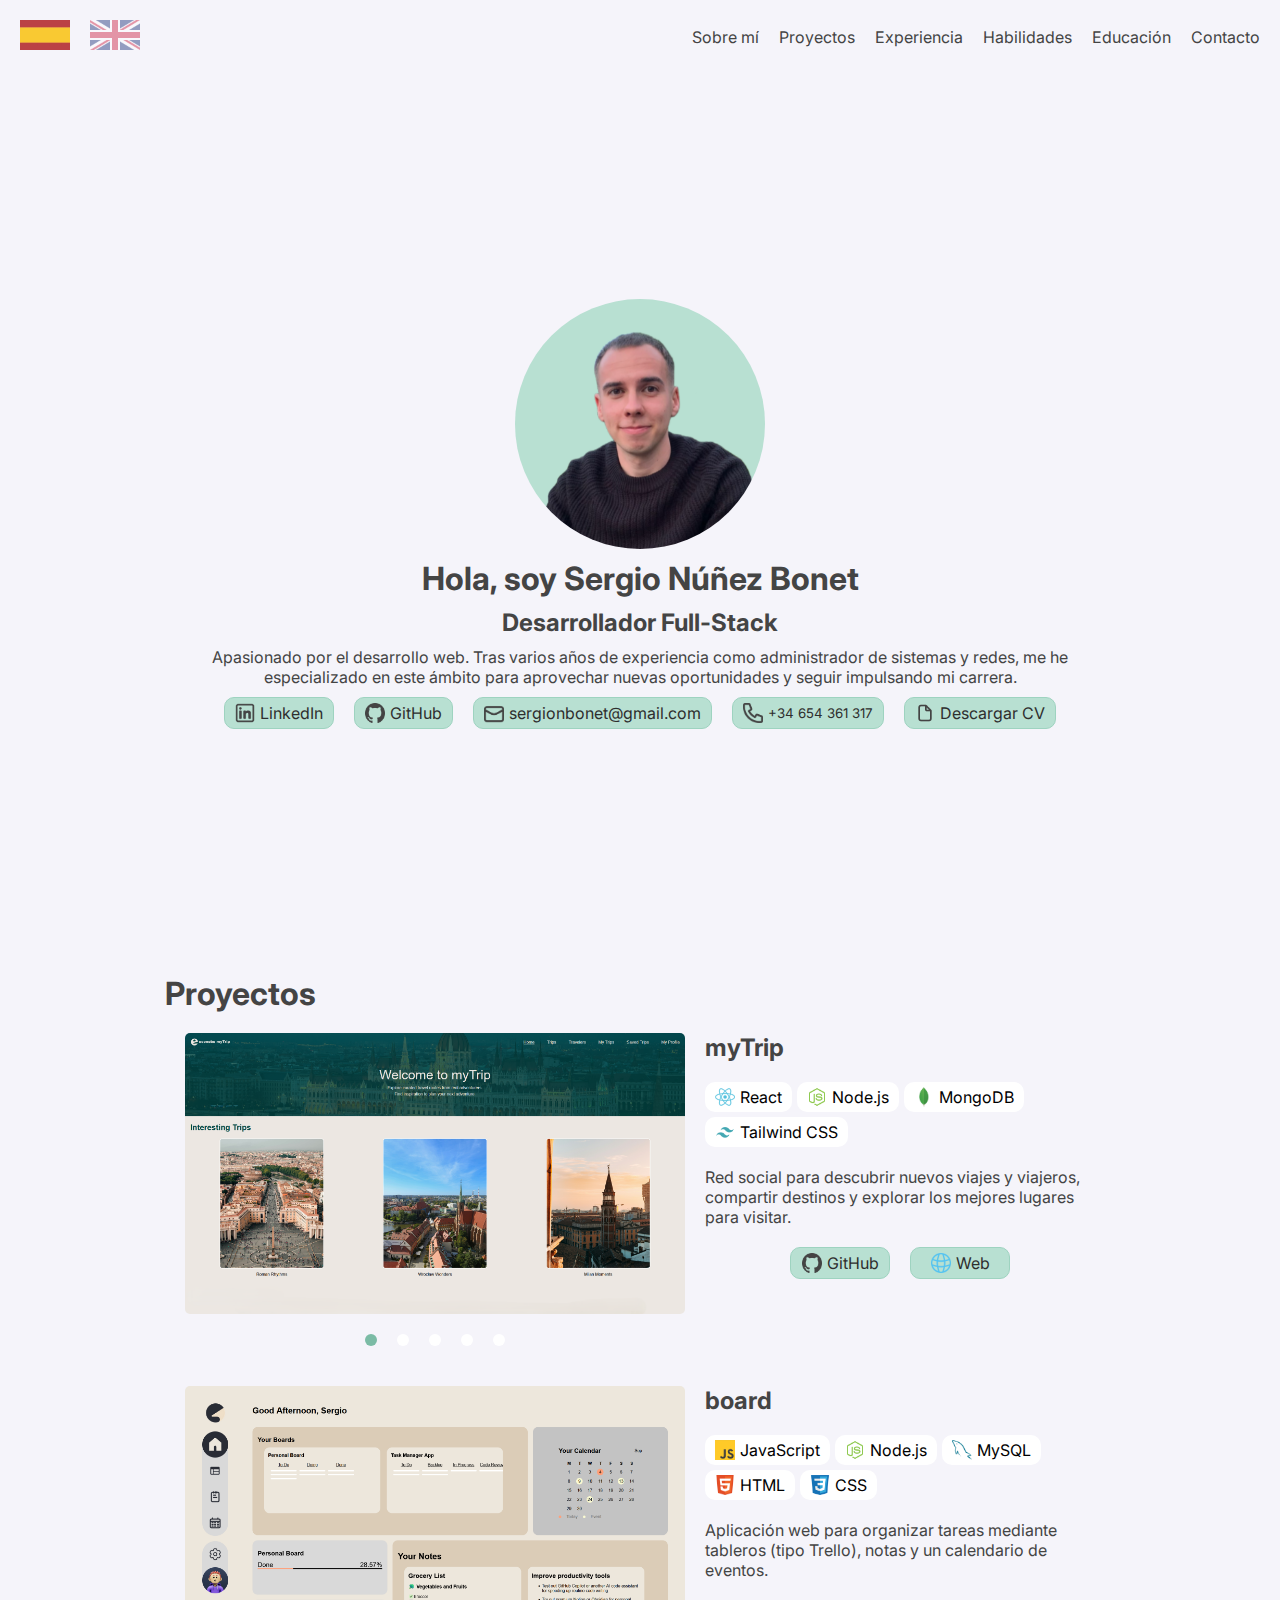
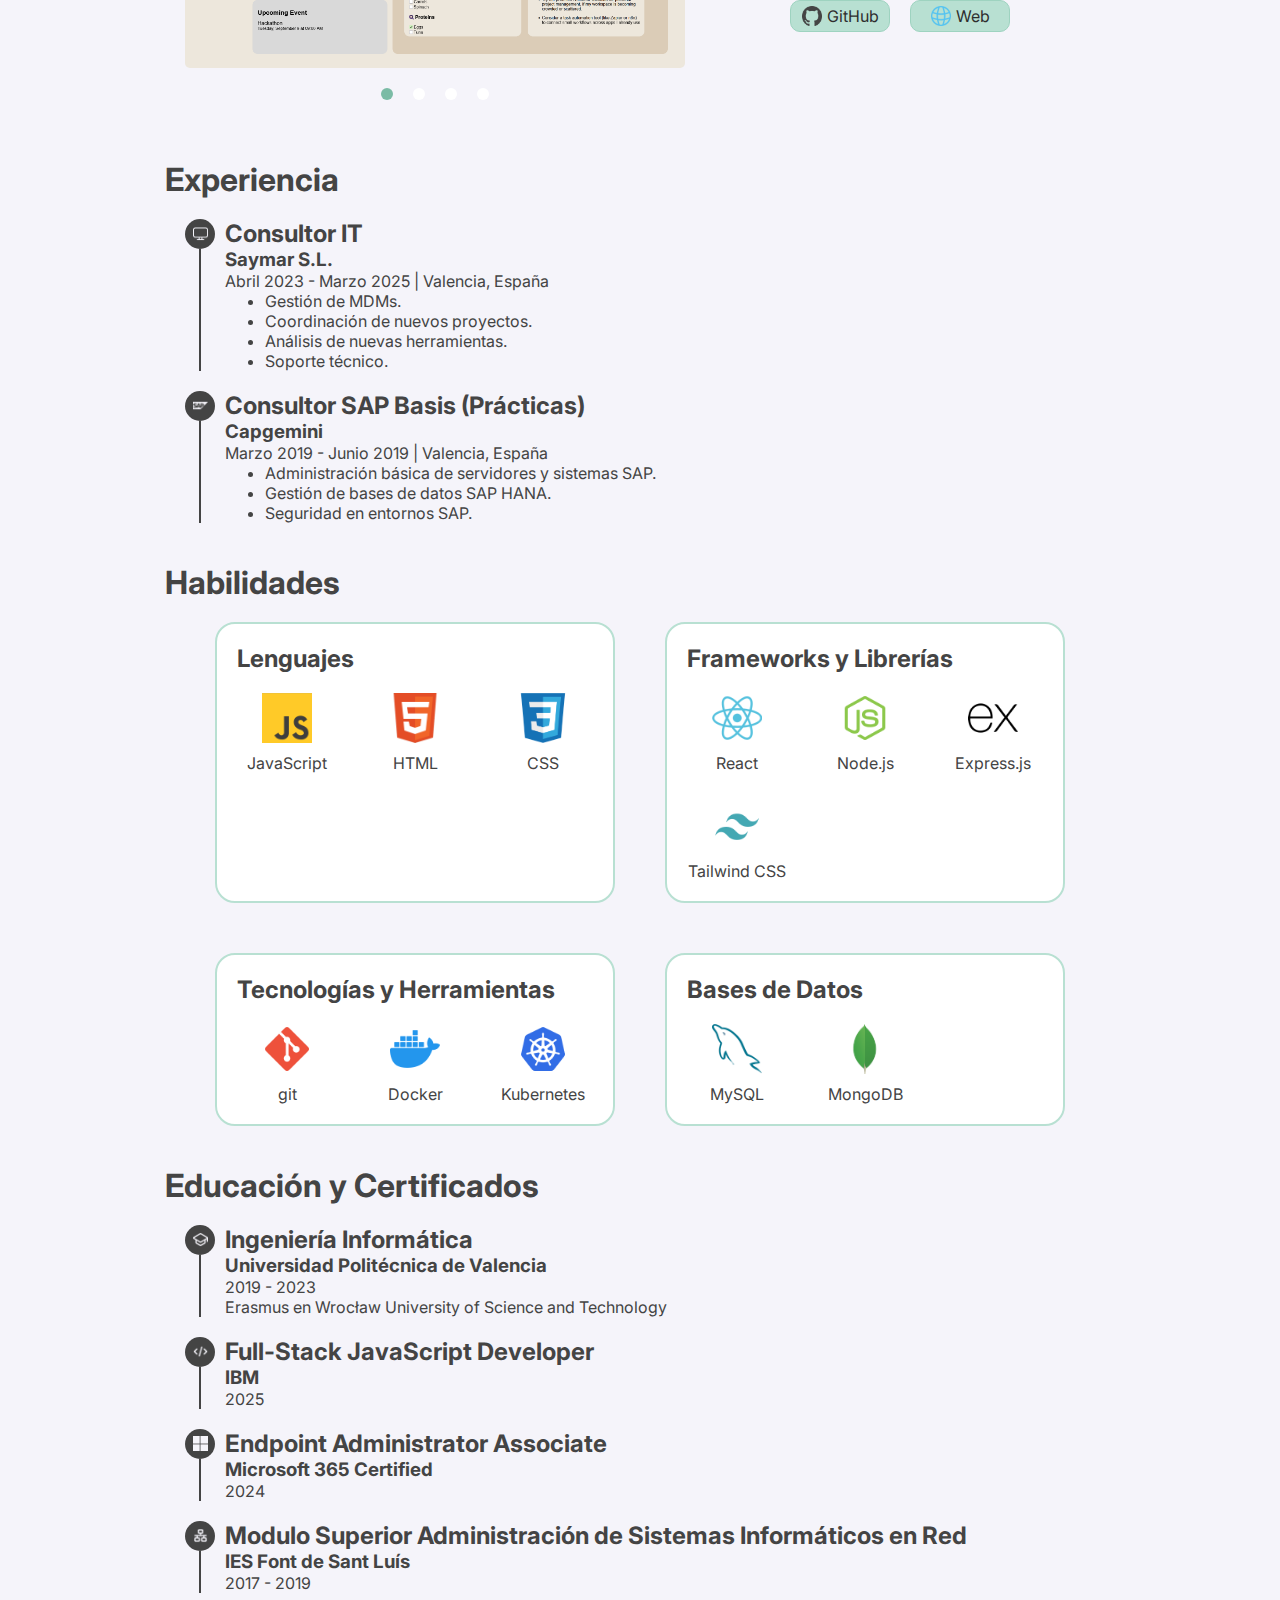
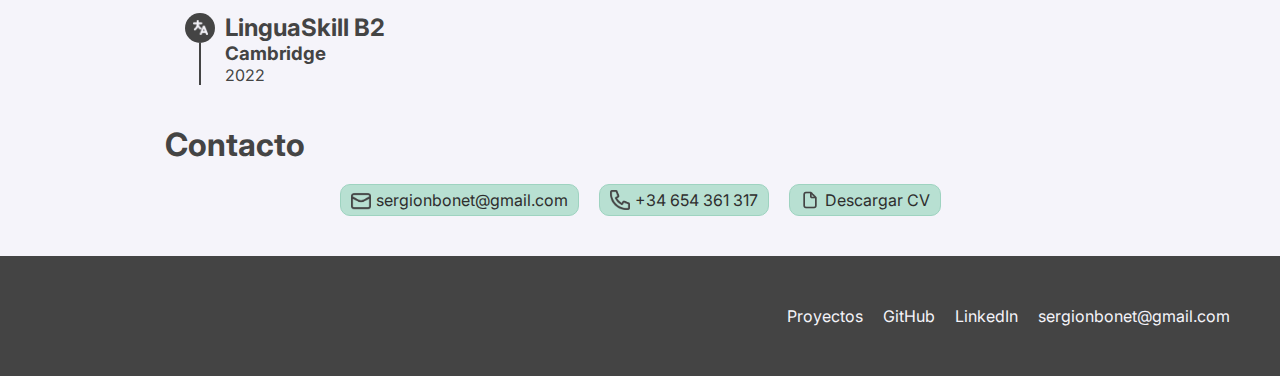
<file: index.html>
<!DOCTYPE html>
<html>

<head>
    <meta charset="utf8">
    <meta charSet="utf-8" name="viewport" content="width=device-width, initial-scale=1.0" />
    <title>Sergio Núñez Bonet</title>
    <meta name="description" content="Ingeniero Informático, apasionado por el desarrollo web">
    <meta property="og:image" content="/img/preview.png">
    <link rel="stylesheet" href="/css/portfolio.css">
    <link rel="icon" href="/img/logo.png" />
    <link
        href="https://fonts.googleapis.com/css2?family=Inter:wght@400;500;700&family=Montserrat:wght@600;700&display=swap"
        rel="stylesheet">

</head>

<body>
    <div id="page">
        <nav>
            <div class="nav-elements">
                <a><img width="50px" height="30px" src="/img/spanish.png" /></a>
                <a href="/en/index.html"><img width="50px" height="30px" style="opacity: 40%;"
                        src="/img/english.png" /></a>
            </div>
            <div class="nav-elements" id="nav-links">
                <a class="link" href="#about-me">Sobre mí</a>
                <a class="link" href="#projects">Proyectos</a>
                <a class="link" href="#experience">Experiencia</a>
                <a class="link" href="#skills">Habilidades</a>
                <a class="link" href="#education">Educación</a>
                <a class="link" href="#contact">Contacto</a>
            </div>
            <div class="nav-elements" id="menu">
                <img width="50px" src="/img/menu.png" />
            </div>

        </nav>
        <div id="content">
            <div id="about-me">
                <img src="/img/yo.png" id="yo-img" />
                <h1 style="margin: 0;">Hola, soy Sergio Núñez Bonet</h1>
                <h2 style="margin: 0;">Desarrollador Full-Stack</h2>
                <p style="margin: 0;">Apasionado por el desarrollo web. Tras varios años de experiencia como administrador de sistemas y redes, me he especializado en este ámbito para aprovechar nuevas oportunidades y seguir impulsando mi carrera.</p>
                <div class="buttons">
                    <a class="contact-btn" href='https://www.linkedin.com/in/sergionbonet/'><img
                            src="/img/linkedin.png" />LinkedIn</a>
                    <a class="contact-btn" href='https://github.com/sergioesenebe'><img
                            src="/img/github.png" />GitHub</a>
                    <a class="contact-btn" href='mailto:sergionbonet@gmail.com'><img
                            src="/img/mail.png" />sergionbonet@gmail.com</a>
                    <button class="contact-btn"><img src="/img/phone.png" href='tel:+34654361317' />+34 654 361 317</button>
                    <a class="contact-btn" href="/documents/Sergio Núñez Bonet CV.pdf" download><img
                            src="/img/document.png" />Descargar CV</a>
                </div>

            </div>
            <div id="projects">
                <h1>Proyectos</h1>
                <div class="projects-group">
                    <div class="project">
                        <div style="display: flex; flex-direction: column;">
                            <div class="carrousel">
                                <div class="slides" id="myTrip-slides">
                                    <img src="/img/mytrip-home.png" class="active" />
                                    <img src="/img/mytrip-trips.png" />
                                    <img src="/img/mytrip-trip.png" />
                                    <img src="/img/mytrip-traveler.png" />
                                    <img src="/img/mytrip-new-trip.png" />
                                </div>
                            </div>
                            <div class="points">
                                <div class="point myTrip-point active" onclick="changeMyTripSlide(0)"></div>
                                <div class="point myTrip-point" onclick="changeMyTripSlide(1)"></div>
                                <div class="point myTrip-point" onclick="changeMyTripSlide(2)"></div>
                                <div class="point myTrip-point" onclick="changeMyTripSlide(3)"></div>
                                <div class="point myTrip-point" onclick="changeMyTripSlide(4)"></div>
                            </div>
                        </div>
                        <div style="display: flex; flex-direction: column; gap: 20px;">
                            <h2>myTrip</h2>
                            <div class="project-technologies">
                                <div class="project-technology"><img src="/img/react.png" />React</div>
                                <div class="project-technology"><img src="/img/nodejs.png" />Node.js</div>
                                <div class="project-technology"><img src="/img/mongo.png" />MongoDB</div>
                                <div class="project-technology"><img src="/img/tailwind.png" />Tailwind CSS</div>
                            </div>

                            <p>Red social para descubrir nuevos viajes y viajeros, compartir destinos y explorar los
                                mejores
                                lugares para visitar.</p>
                            <div class="buttons" style="justify-content: center;">
                                <a class="contact-btn web-btn" href='https://github.com/sergioesenebe/myTrip'><img
                                        src="/img/github.png" />GitHub</a>
                                <a class="contact-btn web-btn" href='https://mytrip.esenebe.com/'><img
                                        src="/img/web.png" />Web</a>
                            </div>
                        </div>

                    </div>
                    <div class="project">
                        <div style="display: flex; flex-direction: column;">
                            <div class="carrousel">
                                <div class="slides" id="board-slides">
                                    <img src="/img/board-home.png" class="active" />
                                    <img src="/img/board-board.png" />
                                    <img src="/img/board-note.png" />
                                    <img src="/img/board-calendar.png" />
                                </div>
                            </div>
                            <div class="points">
                                <div class="point board-point active" onclick="changeBoardSlide(0)"></div>
                                <div class="point board-point" onclick="changeBoardSlide(1)"></div>
                                <div class="point board-point" onclick="changeBoardSlide(2)"></div>
                                <div class="point board-point" onclick="changeBoardSlide(3)"></div>
                            </div>
                        </div>
                        <div style="display: flex; flex-direction: column; gap: 20px;">
                            <h2>board</h2>
                            <div class="project-technologies">
                                <div class="project-technology"><img src="/img/javascript.png" />JavaScript</div>
                                <div class="project-technology"><img src="/img/nodejs.png" />Node.js</div>
                                <div class="project-technology"><img src="/img/mysql.png" />MySQL</div>
                                <div class="project-technology"><img src="/img/html.png" />HTML</div>
                                <div class="project-technology"><img src="/img/css.png" />CSS</div>
                            </div>

                            <p>Aplicación web para organizar tareas mediante tableros (tipo Trello), notas y un
                                calendario
                                de
                                eventos.</p>
                            <div class="buttons" style="justify-content: center;">
                                <a class="contact-btn web-btn" href='https://github.com/sergioesenebe/board/'><img
                                        src="/img/github.png" />GitHub</a>
                                <a class="contact-btn web-btn" href='https://board.esenebe.com/'><img
                                        src="/img/web.png" />Web</a>
                            </div>
                        </div>

                    </div>
                </div>
            </div>
            <div id="experience">
                <h1>Experiencia</h1>
                <div id="jobs">
                    <div class="job">
                        <div class="img-and-line">
                            <div class="description-img-div"><img class="description-img" src="/img/pc.png" /></div>
                            <div style="width: 2px; height: 100%; background-color: #444444;"></div>
                        </div>
                        <div style="display: flex; flex-direction: column;">
                            <h2>Consultor IT</h2>
                            <h3>Saymar S.L.</h3>
                            <p>Abril 2023 - Marzo 2025 | Valencia, España</p>
                            <ul>
                                <li>Gestión de MDMs.</li>
                                <li>Coordinación de nuevos proyectos.</li>
                                <li>Análisis de nuevas herramientas.</li>
                                <li>Soporte técnico.</li>
                            </ul>
                        </div>
                    </div>
                    <div class="job">
                        <div class="img-and-line">
                            <div class="description-img-div">
                                <img class="description-img" src="/img/sap.png" />
                            </div>
                            <div style="width: 2px; height: 100%; background-color: #444444;"></div>
                        </div>
                        <div style="display: flex; flex-direction: column;">

                            <h2>Consultor SAP Basis (Prácticas)</h2>
                            <h3>Capgemini</h3>
                            <p>Marzo 2019 - Junio 2019 | Valencia, España</p>
                            <ul>
                                <li>Administración básica de servidores y sistemas SAP.</li>
                                <li>Gestión de bases de datos SAP HANA.</li>
                                <li>Seguridad en entornos SAP.</li>
                            </ul>
                        </div>
                    </div>
                </div>
            </div>
            <div id="skills">
                <h1>Habilidades</h1>
                <div id="technologies-groups">
                    <div id="technologies-group">
                        <h2>Lenguajes</h2>
                        <div class="technologies">
                            <div class="technology">
                                <img src="/img/javascript.png" />
                                <span>JavaScript</span>
                            </div>
                            <div class="technology">
                                <img src="/img/html.png" />
                                <span>HTML</span>
                            </div>
                            <div class="technology">
                                <img src="/img/css.png" />
                                <span>CSS</span>
                            </div>
                        </div>
                    </div>
                    <div id="technologies-group">
                        <h2>Frameworks y Librerías</h2>
                        <div class="technologies">
                            <div class="technology">
                                <img src="/img/react.png" />
                                <span>React</span>
                            </div>
                            <div class="technology">
                                <img src="/img/nodejs.png" />
                                <span>Node.js</span>
                            </div>
                            <div class="technology">
                                <img src="/img/express.png" />
                                <span>Express.js</span>
                            </div>
                            <div class="technology">
                                <img src="/img/tailwind.png" />
                                <span>Tailwind CSS</span>
                            </div>
                        </div>
                    </div>
                    <div id="technologies-group">
                        <h2>Tecnologías y Herramientas</h2>
                        <div class="technologies">
                            <div class="technology">
                                <img src="/img/git.png" />
                                <span>git</span>
                            </div>
                            <div class="technology">
                                <img src="/img/docker.png" />
                                <span>Docker</span>
                            </div>
                            <div class="technology">
                                <img src="/img/kubernetes.png" />
                                <span>Kubernetes</span>
                            </div>
                        </div>
                    </div>
                    <div id="technologies-group">
                        <h2>Bases de Datos</h2>
                        <div class="technologies">
                            <div class="technology">
                                <img src="/img/mysql.png" />
                                <span>MySQL</span>
                            </div>
                            <div class="technology">
                                <img src="/img/mongo.png" />
                                <span>MongoDB</span>
                            </div>
                        </div>
                    </div>
                </div>
            </div>
            <div id="education">
                <h1>Educación y Certificados</h1>
                <div id="jobs">
                    <div class="job">
                        <div class="img-and-line">
                            <div class="description-img-div"><img class="description-img" src="/img/university.png" />
                            </div>
                            <div style="width: 2px; height: 100%; background-color: #444444;"></div>
                        </div>
                        <div style="display: flex; flex-direction: column;">
                            <h2>Ingeniería Informática</h2>
                            <h3>Universidad Politécnica de Valencia</h3>
                            <p>2019 - 2023</p>
                            <p>Erasmus en Wrocław University of Science and Technology</p>
                        </div>
                    </div>
                    <div class="job">
                        <div class="img-and-line">
                            <div class="description-img-div"><img class="description-img" src="/img/code.png" /></div>
                            <div style="width: 2px; height: 100%; background-color: #444444;"></div>
                        </div>
                        <div style="display: flex; flex-direction: column;">
                            <h2>Full-Stack JavaScript Developer</h2>
                            <h3>IBM</h3>
                            <p>2025</p>
                        </div>
                    </div>
                    <div class="job">
                        <div class="img-and-line">
                            <div class="description-img-div"><img class="description-img" src="/img/microsoft.png" />
                            </div>
                            <div style="width: 2px; height: 100%; background-color: #444444;"></div>
                        </div>
                        <div style="display: flex; flex-direction: column;">
                            <h2>Endpoint Administrator Associate</h2>
                            <h3>Microsoft 365 Certified</h3>
                            <p>2024</p>
                        </div>
                    </div>
                    <div class="job">
                        <div class="img-and-line">
                            <div class="description-img-div"><img class="description-img" src="/img/network.png" />
                            </div>
                            <div style="width: 2px; height: 100%; background-color: #444444;"></div>
                        </div>
                        <div style="display: flex; flex-direction: column;">
                            <h2>Modulo Superior Administración de Sistemas Informáticos en Red</h2>
                            <h3>IES Font de Sant Luís</h3>
                            <p>2017 - 2019</p>
                        </div>
                    </div>
                    <div class="job">
                        <div class="img-and-line">
                            <div class="description-img-div"><img class="description-img" src="/img/language.png" />
                            </div>
                            <div style="width: 2px; height: 100%; background-color: #444444;"></div>
                        </div>
                        <div style="display: flex; flex-direction: column;">
                            <h2>LinguaSkill B2</h2>
                            <h3>Cambridge</h3>
                            <p>2022</p>
                        </div>

                    </div>
                </div>
            </div>
            <div id="contact">
                <h1>Contacto</h1>
                <div class="buttons" style="justify-content: center;">
                    <a class="contact-btn" href='mailto:sergionbonet@gmail.com'><img
                            src="/img/mail.png" />sergionbonet@gmail.com</a>
                    <a class="contact-btn"><img src="/img/phone.png" href='tel:+34654361317' />+34
                        654 361 317</a>
                    <a href="documents/Sergio Núñez Bonet CV.pdf" download class="contact-btn"><img
                            src="/img/document.png" />Descargar CV</a>
                </div>
            </div>
        </div>
        <footer>
            <div class="footer-contact">
                <a class="link" href="#projects">Proyectos</a>
                <a class="link" href="https://github.com/sergioesenebe">GitHub</a>
                <a class="link" href="https://www.linkedin.com/in/sergionbonet">LinkedIn</a>
                <a class="link" href="mailto:sergionbonet@gmail.com">sergionbonet@gmail.com</a>
            </div>
        </footer>
    </div>
    <div id="menu-open">
        <div id="menu-close-div"><img src="/img/close.png" id="menu-close" /></div>
        <div id="menu-links">
            <a class="menu-link" href="#about-me">Sobre mí</a>
            <a class="menu-link" href="#projects">Proyectos</a>
            <a class="menu-link" href="#experience">Experiencia</a>
            <a class="menu-link" href="#skills">Habilidades</a>
            <a class="menu-link" href="#education">Educación</a>
            <a class="menu-link" href="#contact">Contacto</a>
        </div>
    </div>
    <script type="module" src="/js/portfolio.js" defer></script>
</body>


</html>
</file>
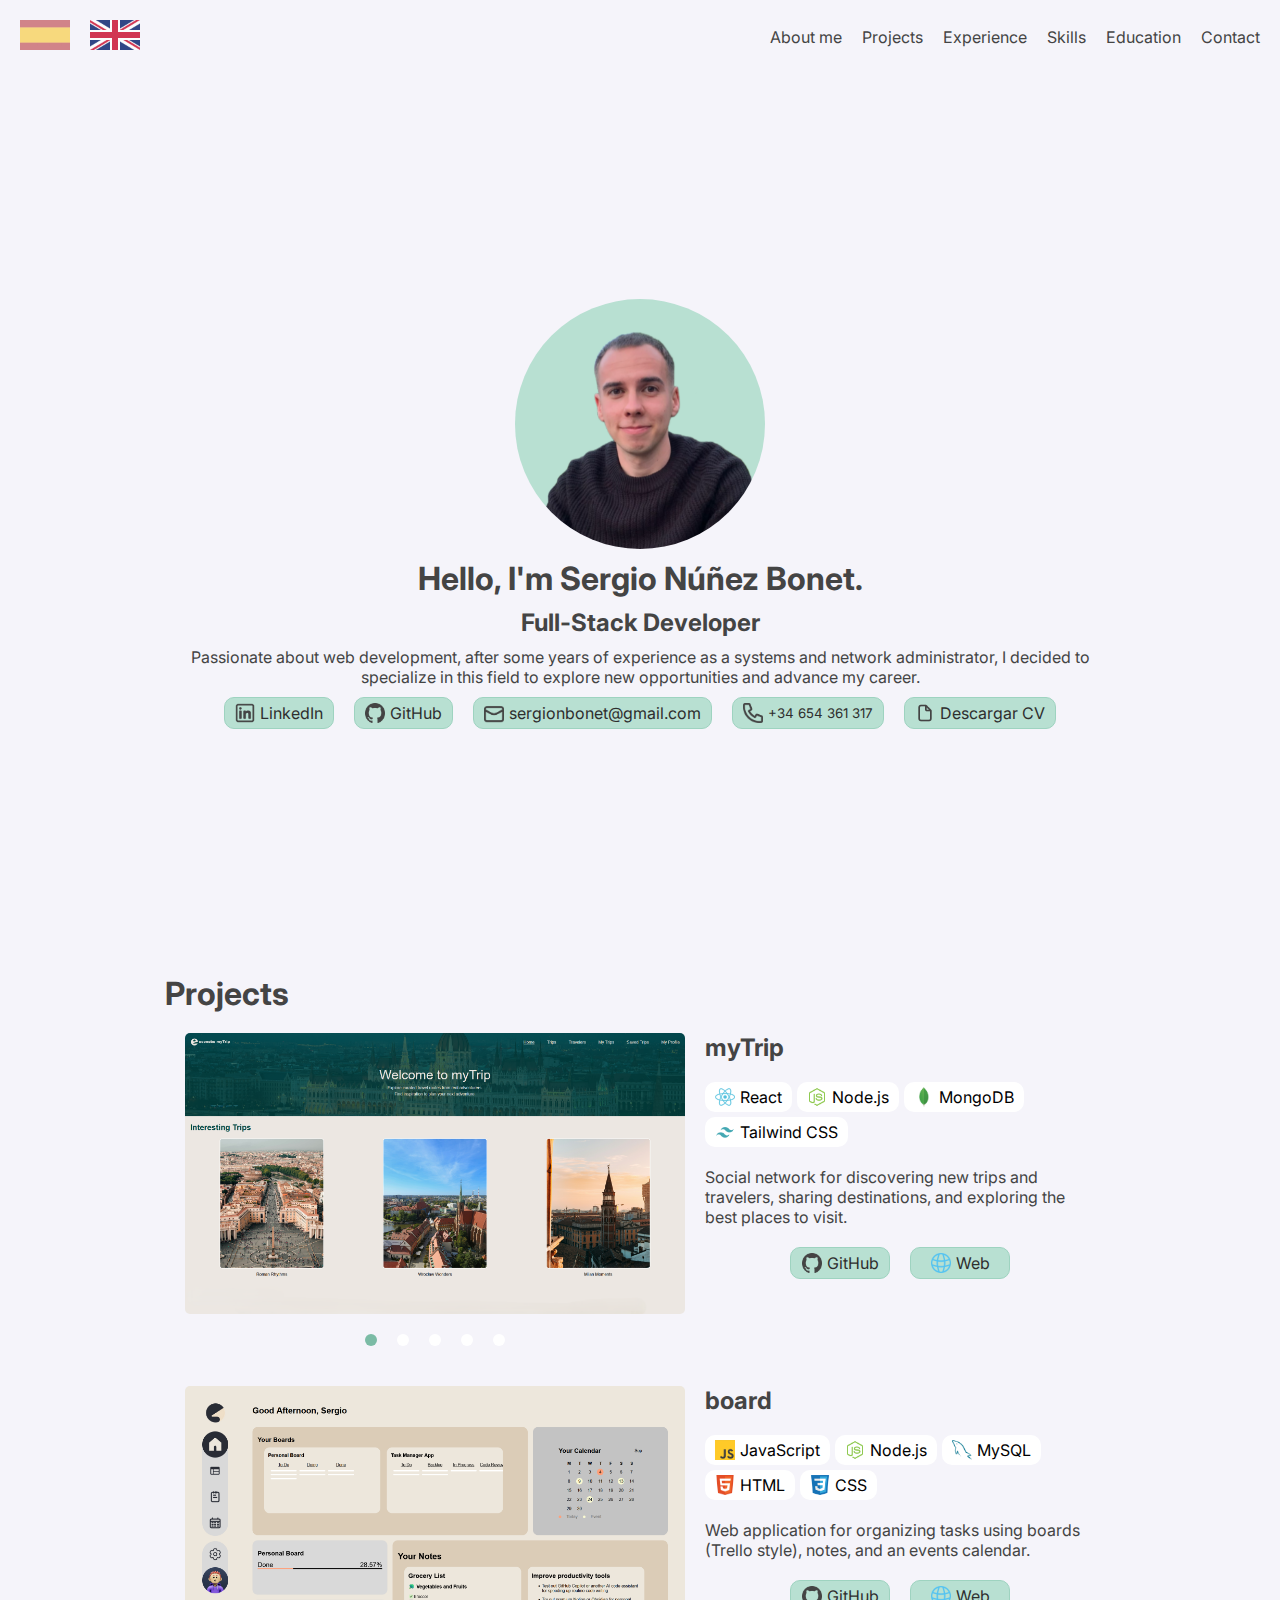
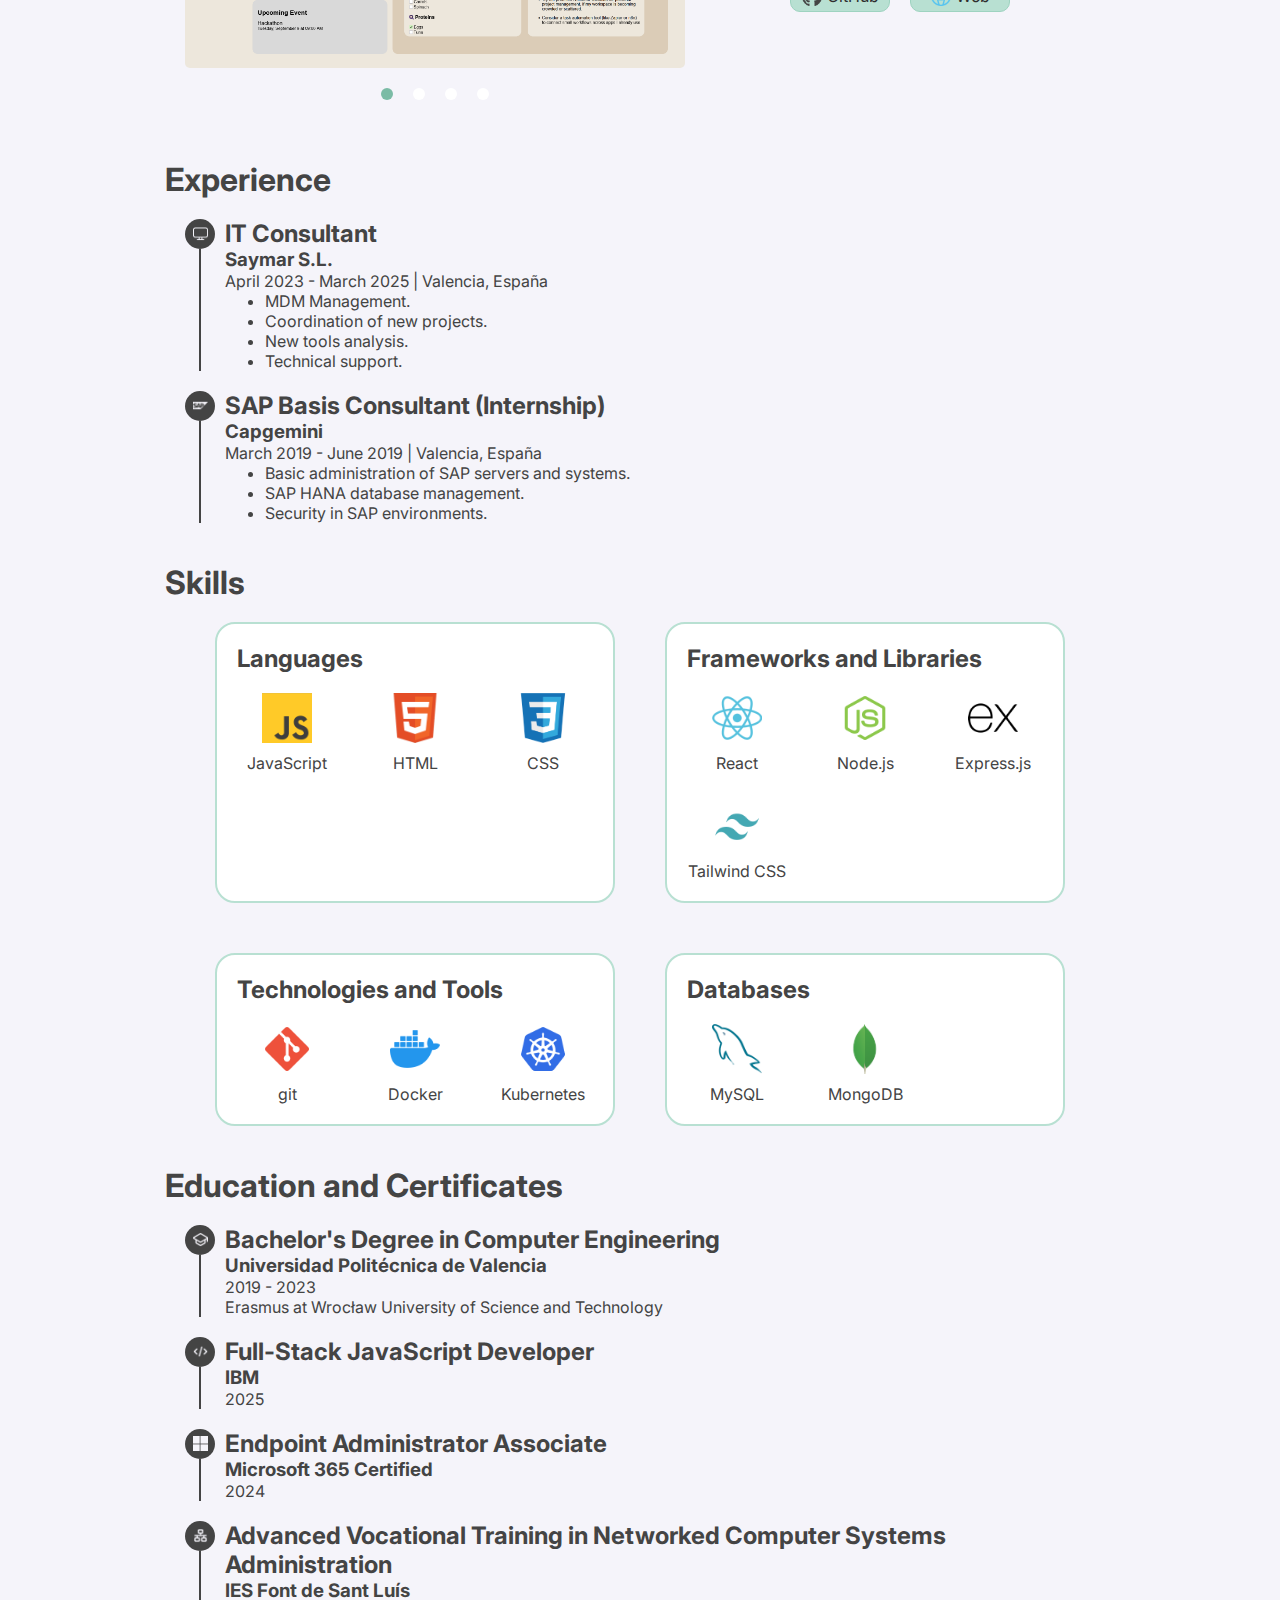
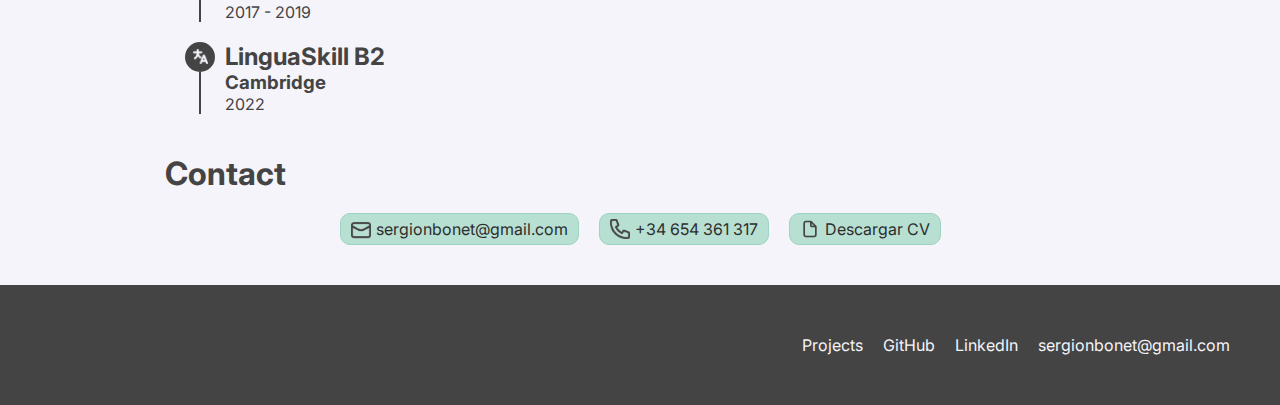
<file: en/index.html>
<!DOCTYPE html>
<html>

<head>
    <meta charset="utf8">
    <meta charSet="utf-8" name="viewport" content="width=device-width, initial-scale=1.0" />
    <title>Sergio Núñez Bonet</title>
    <meta name="description" content="Ingeniero Informático, apasionado por el desarrollo web">
    <meta property="og:image" content="/img/preview.png">
    <link rel="stylesheet" href="/css/portfolio.css">
    <link rel="icon" href="/img/logo.png" />
    <link
        href="https://fonts.googleapis.com/css2?family=Inter:wght@400;500;700&family=Montserrat:wght@600;700&display=swap"
        rel="stylesheet">

</head>

<body>
    <div id="page">
        <nav>
            <div class="nav-elements">
                <a href="/index.html"><img width="50px" height="30px" style="opacity: 50%;"
                        src="/img/spanish.png" /></a>
                <a><img width="50px" height="30px" src="/img/english.png" /></a>
            </div>
            <div class="nav-elements" id="nav-links">
                <a class="link" href="#about-me">About me</a>
                <a class="link" href="#projects">Projects</a>
                <a class="link" href="#experience">Experience</a>
                <a class="link" href="#skills">Skills</a>
                <a class="link" href="#education">Education</a>
                <a class="link" href="#contact">Contact</a>
            </div>
            <div class="nav-elements" id="menu">
                <img width="50px" src="/img/menu.png" />
            </div>
        </nav>
        <div id="content">
            <div id="about-me">
                <img src="/img/yo.png" id="yo-img" />
                <h1 style="margin: 0;">Hello, I'm Sergio Núñez Bonet.</h1>
                <h2 style="margin: 0;">Full-Stack Developer</h2>
                <p style="margin: 0;">Passionate about web development, after some years of experience as a systems and
                    network administrator, I decided to specialize in this field to explore new opportunities and
                    advance my career.</p>
                <div class="buttons">
                    <a class="contact-btn" href='https://www.linkedin.com/in/sergionbonet/'><img
                            src="/img/linkedin.png" />LinkedIn</a>
                    <a class="contact-btn" href='https://github.com/sergioesenebe'><img
                            src="/img/github.png" />GitHub</a>
                    <a class="contact-btn" href='mailto:sergionbonet@gmail.com'><img
                            src="/img/mail.png" />sergionbonet@gmail.com</a>
                    <button class="contact-btn"><img src="/img/phone.png"
                            onclick="window.location.href='tel:+34654361317'" />+34
                        654 361 317</button>
                    <a class="contact-btn" href="documents/Sergio Núñez Bonet CV.pdf" download><img
                            src="/img/document.png" />Descargar CV</a>
                </div>

            </div>
            <div id="projects">
                <h1>Projects</h1>
                <div class="projects-group">
                    <div class="project">
                        <div style="display: flex; flex-direction: column;">
                            <div class="carrousel">
                                <div class="slides" id="myTrip-slides">
                                    <img src="/img/mytrip-home.png" class="active" />
                                    <img src="/img/mytrip-trips.png" />
                                    <img src="/img/mytrip-trip.png" />
                                    <img src="/img/mytrip-traveler.png" />
                                    <img src="/img/mytrip-new-trip.png" />
                                </div>
                            </div>
                            <div class="points">
                                <div class="point myTrip-point active" onclick="changeMyTripSlide(0)"></div>
                                <div class="point myTrip-point" onclick="changeMyTripSlide(1)"></div>
                                <div class="point myTrip-point" onclick="changeMyTripSlide(2)"></div>
                                <div class="point myTrip-point" onclick="changeMyTripSlide(3)"></div>
                                <div class="point myTrip-point" onclick="changeMyTripSlide(4)"></div>
                            </div>
                        </div>
                        <div style="display: flex; flex-direction: column; gap: 20px;">
                            <h2>myTrip</h2>
                            <div class="project-technologies">
                                <div class="project-technology"><img src="/img/react.png" />React</div>
                                <div class="project-technology"><img src="/img/nodejs.png" />Node.js</div>
                                <div class="project-technology"><img src="/img/mongo.png" />MongoDB</div>
                                <div class="project-technology"><img src="/img/tailwind.png" />Tailwind CSS</div>
                            </div>

                            <p>Social network for discovering new trips and travelers, sharing destinations, and
                                exploring the best places to visit.</p>
                            <div class="buttons" style="justify-content: center;">
                                <a class="contact-btn web-btn" href='https://github.com/sergioesenebe/myTrip'><img
                                        src="/img/github.png" />GitHub</a>
                                <a class="contact-btn web-btn" href='https://mytrip.esenebe.com/'><img
                                        src="/img/web.png" />Web</a>
                            </div>
                        </div>

                    </div>
                    <div class="project">
                        <div style="display: flex; flex-direction: column;">
                            <div class="carrousel">
                                <div class="slides" id="board-slides">
                                    <img src="/img/board-home.png" class="active" />
                                    <img src="/img/board-board.png" />
                                    <img src="/img/board-note.png" />
                                    <img src="/img/board-calendar.png" />
                                </div>
                            </div>
                            <div class="points">
                                <div class="point board-point active" onclick="changeBoardSlide(0)"></div>
                                <div class="point board-point" onclick="changeBoardSlide(1)"></div>
                                <div class="point board-point" onclick="changeBoardSlide(2)"></div>
                                <div class="point board-point" onclick="changeBoardSlide(3)"></div>
                            </div>
                        </div>
                        <div style="display: flex; flex-direction: column; gap: 20px;">
                            <h2>board</h2>
                            <div class="project-technologies">
                                <div class="project-technology"><img src="/img/javascript.png" />JavaScript</div>
                                <div class="project-technology"><img src="/img/nodejs.png" />Node.js</div>
                                <div class="project-technology"><img src="/img/mysql.png" />MySQL</div>
                                <div class="project-technology"><img src="/img/html.png" />HTML</div>
                                <div class="project-technology"><img src="/img/css.png" />CSS</div>
                            </div>

                            <p>Web application for organizing tasks using boards (Trello style), notes, and an events
                                calendar.</p>
                            <div class="buttons" style="justify-content: center;">
                                <a class="contact-btn web-btn" href='https://github.com/sergioesenebe/board/'><img
                                        src="/img/github.png" />GitHub</a>
                                <a class="contact-btn web-btn" href='https://board.esenebe.com/'><img
                                        src="/img/web.png" />Web</a>
                            </div>
                        </div>

                    </div>
                </div>
            </div>
            <div id="experience">
                <h1>Experience</h1>
                <div id="jobs">
                    <div class="job">
                        <div class="img-and-line">
                            <div class="description-img-div"><img class="description-img" src="/img/pc.png" /></div>
                            <div style="width: 2px; height: 100%; background-color: #444444;"></div>
                        </div>
                        <div style="display: flex; flex-direction: column;">
                            <h2>IT Consultant</h2>
                            <h3>Saymar S.L.</h3>
                            <p>April 2023 - March 2025 | Valencia, España</p>
                            <ul>
                                <li>MDM Management.</li>
                                <li>Coordination of new projects.</li>
                                <li>New tools analysis.</li>
                                <li>Technical support.</li>
                            </ul>
                        </div>
                    </div>
                    <div class="job">
                        <div class="img-and-line">
                            <div class="description-img-div">
                                <img class="description-img" src="/img/sap.png" />
                            </div>
                            <div style="width: 2px; height: 100%; background-color: #444444;"></div>
                        </div>
                        <div style="display: flex; flex-direction: column;">

                            <h2>SAP Basis Consultant (Internship)</h2>
                            <h3>Capgemini</h3>
                            <p>March 2019 - June 2019 | Valencia, España</p>
                            <ul>
                                <li>Basic administration of SAP servers and systems.</li>
                                <li>SAP HANA database management.</li>
                                <li>Security in SAP environments.</li>
                            </ul>
                        </div>
                    </div>
                </div>
            </div>
            <div id="skills">
                <h1>Skills</h1>
                <div id="technologies-groups">
                    <div id="technologies-group">
                        <h2>Languages</h2>
                        <div class="technologies">
                            <div class="technology">
                                <img src="/img/javascript.png" />
                                <span>JavaScript</span>
                            </div>
                            <div class="technology">
                                <img src="/img/html.png" />
                                <span>HTML</span>
                            </div>
                            <div class="technology">
                                <img src="/img/css.png" />
                                <span>CSS</span>
                            </div>
                        </div>
                    </div>
                    <div id="technologies-group">
                        <h2>Frameworks and Libraries</h2>
                        <div class="technologies">
                            <div class="technology">
                                <img src="/img/react.png" />
                                <span>React</span>
                            </div>
                            <div class="technology">
                                <img src="/img/nodejs.png" />
                                <span>Node.js</span>
                            </div>
                            <div class="technology">
                                <img src="/img/express.png" />
                                <span>Express.js</span>
                            </div>
                            <div class="technology">
                                <img src="/img/tailwind.png" />
                                <span>Tailwind CSS</span>
                            </div>
                        </div>
                    </div>
                    <div id="technologies-group">
                        <h2>Technologies and Tools</h2>
                        <div class="technologies">
                            <div class="technology">
                                <img src="/img/git.png" />
                                <span>git</span>
                            </div>
                            <div class="technology">
                                <img src="/img/docker.png" />
                                <span>Docker</span>
                            </div>
                            <div class="technology">
                                <img src="/img/kubernetes.png" />
                                <span>Kubernetes</span>
                            </div>
                        </div>
                    </div>
                    <div id="technologies-group">
                        <h2>Databases</h2>
                        <div class="technologies">
                            <div class="technology">
                                <img src="/img/mysql.png" />
                                <span>MySQL</span>
                            </div>
                            <div class="technology">
                                <img src="/img/mongo.png" />
                                <span>MongoDB</span>
                            </div>
                        </div>
                    </div>
                </div>
            </div>
            <div id="education">
                <h1>Education and Certificates</h1>
                <div id="jobs">
                    <div class="job">
                        <div class="img-and-line">
                            <div class="description-img-div"><img class="description-img" src="/img/university.png" />
                            </div>
                            <div style="width: 2px; height: 100%; background-color: #444444;"></div>
                        </div>
                        <div style="display: flex; flex-direction: column;">
                            <h2>Bachelor's Degree in Computer Engineering</h2>
                            <h3>Universidad Politécnica de Valencia</h3>
                            <p>2019 - 2023</p>
                            <p>Erasmus at Wrocław University of Science and Technology</p>
                        </div>
                    </div>
                    <div class="job">
                        <div class="img-and-line">
                            <div class="description-img-div"><img class="description-img" src="/img/code.png" /></div>
                            <div style="width: 2px; height: 100%; background-color: #444444;"></div>
                        </div>
                        <div style="display: flex; flex-direction: column;">
                            <h2>Full-Stack JavaScript Developer</h2>
                            <h3>IBM</h3>
                            <p>2025</p>
                        </div>
                    </div>
                    <div class="job">
                        <div class="img-and-line">
                            <div class="description-img-div"><img class="description-img" src="/img/microsoft.png" />
                            </div>
                            <div style="width: 2px; height: 100%; background-color: #444444;"></div>
                        </div>
                        <div style="display: flex; flex-direction: column;">
                            <h2>Endpoint Administrator Associate</h2>
                            <h3>Microsoft 365 Certified</h3>
                            <p>2024</p>
                        </div>
                    </div>
                    <div class="job">
                        <div class="img-and-line">
                            <div class="description-img-div"><img class="description-img" src="/img/network.png" />
                            </div>
                            <div style="width: 2px; height: 100%; background-color: #444444;"></div>
                        </div>
                        <div style="display: flex; flex-direction: column;">
                            <h2>Advanced Vocational Training in Networked Computer Systems Administration</h2>
                            <h3>IES Font de Sant Luís</h3>
                            <p>2017 - 2019</p>
                        </div>
                    </div>
                    <div class="job">
                        <div class="img-and-line">
                            <div class="description-img-div"><img class="description-img" src="/img/language.png" />
                            </div>
                            <div style="width: 2px; height: 100%; background-color: #444444;"></div>
                        </div>
                        <div style="display: flex; flex-direction: column;">
                            <h2>LinguaSkill B2</h2>
                            <h3>Cambridge</h3>
                            <p>2022</p>
                        </div>

                    </div>
                </div>
            </div>
            <div id="contact">
                <h1>Contact</h1>
                <div class="buttons" style="justify-content: center;">
                    <a class="contact-btn" href='mailto:sergionbonet@gmail.com'><img
                            src="/img/mail.png" />sergionbonet@gmail.com</a>
                    <a class="contact-btn"><img src="/img/phone.png" href='tel:+34654361317' />+34
                        654 361 317</a>
                    <a href="documents/Sergio Núñez Bonet CV.pdf" download class="contact-btn"><img
                            src="/img/document.png" />Descargar CV</a>
                </div>
            </div>
        </div>
        <footer>
            <div class="footer-contact">
                <a class="link" href="#projects">Projects</a>
                <a class="link" href="https://github.com/sergioesenebe">GitHub</a>
                <a class="link" href="https://www.linkedin.com/in/sergionbonet">LinkedIn</a>
                <a class="link" href="mailto:sergionbonet@gmail.com">sergionbonet@gmail.com</a>
            </div>
        </footer>
    </div>
    <div id="menu-open">
        <div id="menu-close-div"><img src="/img/close.png" id="menu-close" /></div>
        <div id="menu-links">
            <a href="#about-me">About me</a>
            <a href="#projects">Projects</a>
            <a href="#experience">Experience</a>
            <a href="#skills">Skills</a>
            <a href="#education">Education</a>
            <a href="#contact">Contact</a>
        </div>
    </div>
    <script type="module" src="/js/portfolio.js" defer></script>
</body>


</html>
</file>
<file: css/portfolio.css>
body {
    background-color: #f5f4fa;
    color: #444444;
    margin: 0;
    padding: 0;
    height: 100dvh;
    width: 100%;
}

/*Font of the whole page*/
* {
    font-family: 'Inter', sans-serif;
    box-sizing: border-box;
    margin: 0px;
}

nav {
    display: flex;
    justify-content: space-between;
    flex-wrap: wrap;
    gap: 20px;
}

.nav-elements {
    display: flex;
    justify-content: space-between;
    flex-wrap: wrap;
    gap: 20px;
    padding: 20px;
    align-items: center;
}

.nav-elements img {
    opacity: 80%;
}

.link {
    color: #444444;
    text-decoration: none;
}

a:hover {
    text-decoration: underline;
    cursor: pointer;
}

#content {
    display: flex;
    justify-content: center;
    flex-direction: column;
    align-items: center;
    padding: 20px;
    display: flex;
    gap: 40px;

}

#about-me {
    width: 950px;
    display: flex;
    flex-direction: column;
    justify-content: center;
    align-items: center;
    gap: 10px;
    text-align: center;
    height: calc(100dvh - 60px);
}

#yo-img {
    width: 250px;
    height: 250px;
    border-radius: 100%;
}

.buttons {
    display: flex;
    flex-direction: row;
    flex-wrap: wrap;
    justify-content: center;
    gap: 20px;
}

.web-btn {
    width: 100px;
    justify-content: center;
}

.contact-btn {
    display: flex;
    align-items: center;
    background-color: #b8e0d2;
    border: none;
    border-radius: 10px;
    padding: 5px 10px;
    gap: 5px;
    text-decoration: none;
    color: #2e2e2e;
    border: 1px solid #9ed3c0;
}

.contact-btn:hover {
    background-color: #9ed3c0;
    border: 1px solid #9ed3c0;
    cursor: pointer;
    text-decoration: none;
}

.contact-btn img {
    width: 20px;
    height: 20px;
}

.project-technologies {
    display: flex;
    flex-direction: row;
    align-items: center;
    justify-content: start;
    flex-wrap: wrap;
    gap: 5px;
}

.project-technology {
    display: flex;
    align-items: center;
    background-color: white;
    border: none;
    border-radius: 10px;
    padding: 5px 10px;
    gap: 5px;
    color: black;
}

.project-technology img {
    width: 20px;
    height: 20px;
}

#projects {
    display: flex;
    flex-direction: column;
    width: 950px;
    gap: 20px;
}

.projects-group {
    display: flex;
    display: flex;
    justify-content: center;
    flex-direction: column;
    gap: 20px;
}

.project {
    width: 100%;
    padding: 0px 20px;
    display: flex;
    flex-direction: row;
    gap: 20px;
}

.carrousel {
    position: relative;
    width: 500px;
    height: 281.25px;
    margin: auto;
    overflow: hidden;
}

.slides img {
    position: absolute;
    width: 100%;
    height: auto;
    opacity: 0;
    transition: opacity 1s ease-in-out;
    object-fit: cover;
    border-radius: 5px;
}

.slides img.active {
    opacity: 1;
}

.points {
    display: flex;
    align-items: center;
    justify-content: center;
    padding: 20px;
    gap: 20px;
}

.point {
    height: 12px;
    width: 12px;
    background-color: white;
    border-radius: 100%;
}

.point:hover {
    cursor: pointer;
    background-color: #b8e0d2;
}

.point.active {
    background-color: #7bbba5;
}


#experience {
    width: 950px;
    display: flex;
    justify-content: center;
    flex-direction: column;
    gap: 20px;
}

#jobs {
    display: flex;
    justify-content: space-between;
    flex-wrap: wrap;
    gap: 20px;
}

.job {
    display: flex;
    flex-direction: row;
    gap: 10px;
    width: 100%;
    padding: 0px 20px;
}

.img-and-line {
    display: flex;
    justify-content: center;
    align-items: center;
    flex-direction: column;
}

.description-img-div {
    height: 30px;
    width: 30px;
    background-color: #444444;
    border-radius: 100%;
}

.description-img {
    width: 30px;
    height: 30px;
    padding: 7.5px;
}

#skills {
    width: 950px;
    display: flex;
    justify-content: center;
    flex-direction: column;
    gap: 20px;
}

#technologies-groups {
    display: flex;
    flex-direction: row;
    flex-wrap: wrap;
    align-items: top;
    justify-content: center;
    gap: 50px;
}


#technologies-group {
    display: flex;
    flex-direction: column;
    padding: 0px 20px;
    border: 2px solid #b8e0d2;
    border-radius: 20px;
    padding: 20px;
    width: 400px;
    background-color: white;
    gap: 20px;
}

.technologies {
    display: flex;
    flex-direction: row;
    flex-wrap: wrap;
    justify-content: flex-start;
    gap: 28px
}

.technology {
    display: flex;
    flex-direction: column;
    align-items: center;
    gap: 10px;
    width: 100px;
}

.technology img {
    width: 50px;
    height: 50px;
}

#education {
    width: 950px;
    display: flex;
    justify-content: center;
    flex-direction: column;
    gap: 20px;
}

#courses {
    display: flex;
    justify-content: space-between;
    padding: 0px 20px;
    gap: 20px;
}

.course {
    width: 400px;
    border: 1px solid white;
    border-radius: 20px;
    padding: 20px;
}

#contact {
    width: 950px;
    display: flex;
    justify-content: center;
    flex-direction: column;
    gap: 20px;
}

footer {
    background-color: #444444;
    color: #ECE7E2;
    display: flex;
    justify-content: end;
    align-items: center;
    gap: 10px;
    padding: 50px;
    margin-top: 20px;
}

.esenebe-footer-log {
    width: 200px;
}

.footer-contact {
    display: flex;
    gap: 20px;
    flex-wrap: wrap;
}

.footer-contact a {
    color: #f5f4fa;
    margin: 0;
}

.footer-contact a:hover {
    text-decoration: underline;
}

#menu {
    display: none;
}

#menu:hover {
    cursor: pointer;
}

#menu-open {
    display: none;
    background-color: #9ed3c0;
}

#menu-close-div {
    margin-top: 0px;
    display: flex;
    width: 100%;
    align-items: center;
    justify-content: end;
    padding: 20px;
}

#menu-links {
    height: calc(100dvh - 90px);
    display: flex;
    align-items: center;
    justify-content: center;
    flex-direction: column;
}

#menu-close {
    width: 50px;
}

#menu-close:hover {
    cursor: pointer;
}

#menu-open a {
    display: flex;
    width: 100%;
    align-items: center;
    justify-content: center;
    color: #444444;
    text-decoration: none;
    padding: 20px;
    font-size: 16px;
}

#menu-open a:hover {
    cursor: pointer;
    background-color: white;
    color: #444444;
}

@media (max-width: 1000px) {
    #about-me {
        width: 100%;
        height: min-content;
    }

    .carrousel {
        width: 280px;
        height: 158px;
    }

    #projects {
        width: 100%;
    }

    .project {
        flex-direction: column-reverse;
    }

    #experience {
        width: 100%;
    }

    .job {
        min-width: 300px;
    }

    #skills {
        width: 100%;
    }

    #education {
        width: 100%;
    }

    #contact {
        width: 100%;
    }

    #nav-links {
        display: none;
    }

    #menu {
        display: flex;
    }

}
</file>
